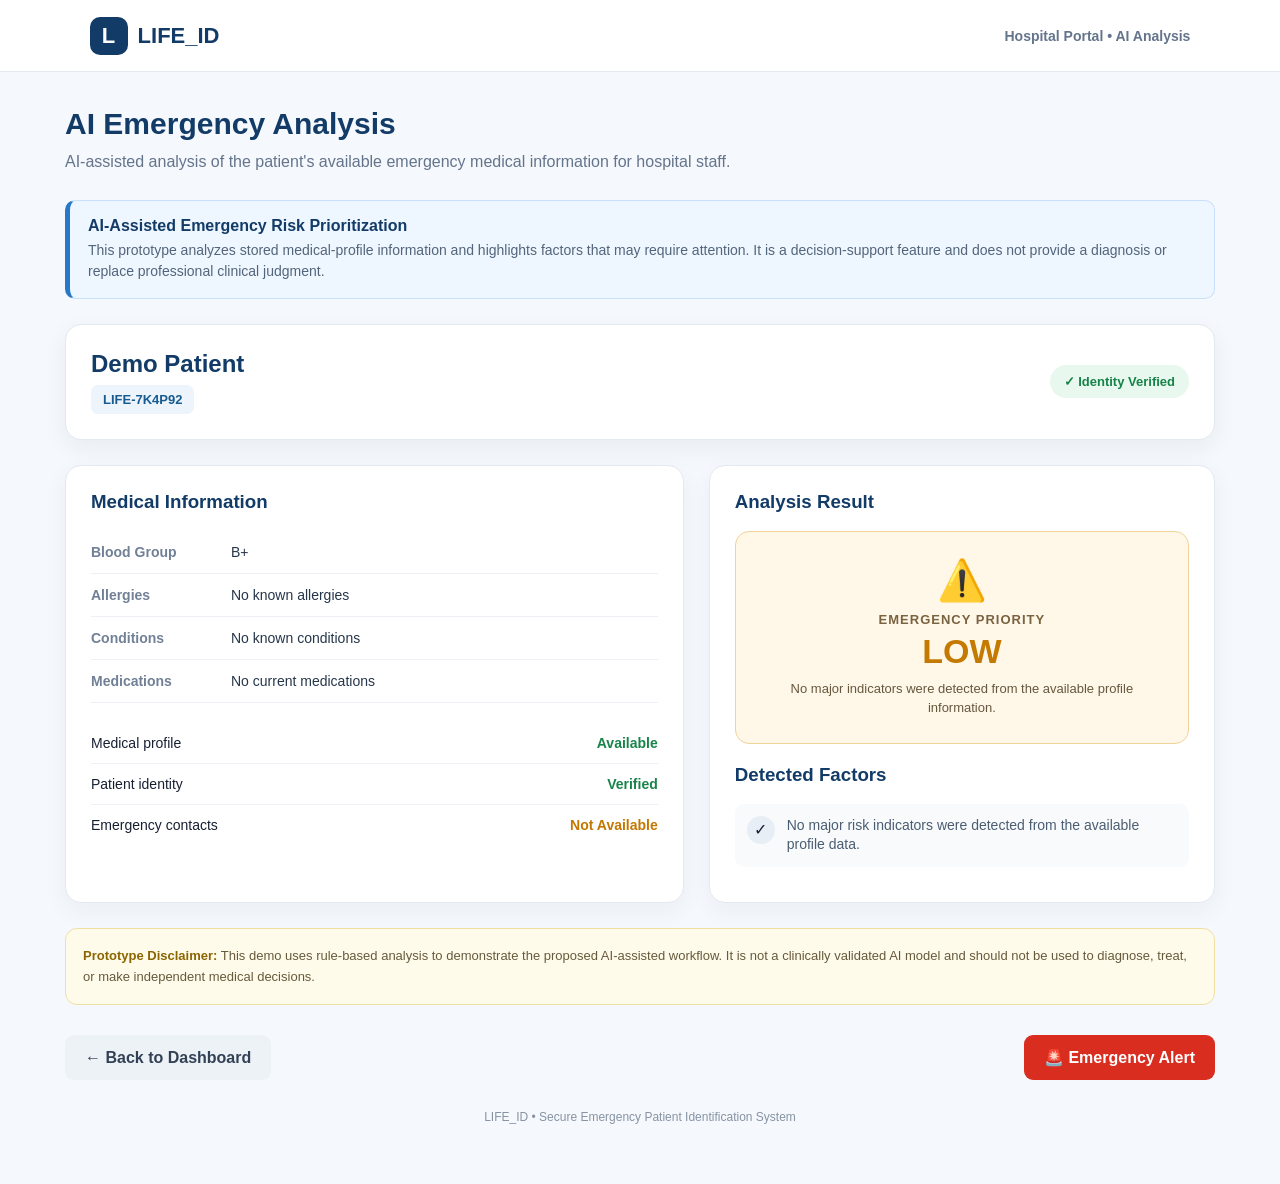
<file: ai-analysis.html>
<!DOCTYPE html>
<html lang="en">
<head>
    <meta charset="UTF-8">
    <meta name="viewport" content="width=device-width, initial-scale=1.0">

    <title>LIFE_ID | AI Emergency Analysis</title>

    <style>
        * {
            margin: 0;
            padding: 0;
            box-sizing: border-box;
            font-family: Arial, Helvetica, sans-serif;
        }

        body {
            background: #f5f8fc;
            color: #172033;
        }

        /* NAVBAR */
        .navbar {
            height: 72px;
            background: #ffffff;
            border-bottom: 1px solid #e5eaf0;
            display: flex;
            align-items: center;
            justify-content: space-between;
            padding: 0 7%;
        }

        .brand {
            display: flex;
            align-items: center;
            gap: 10px;
            font-size: 22px;
            font-weight: 800;
            color: #123b67;
        }

        .brand-icon {
            width: 38px;
            height: 38px;
            border-radius: 10px;
            background: #123b67;
            color: white;
            display: flex;
            align-items: center;
            justify-content: center;
            font-weight: bold;
        }

        .nav-right {
            color: #64748b;
            font-size: 14px;
            font-weight: 600;
        }

        /* PAGE */
        .container {
            width: 90%;
            max-width: 1150px;
            margin: 35px auto 60px;
        }

        .page-heading {
            margin-bottom: 25px;
        }

        .page-heading h1 {
            font-size: 30px;
            color: #123b67;
            margin-bottom: 8px;
        }

        .page-heading p {
            color: #64748b;
            line-height: 1.6;
        }

        /* NOTICE */
        .notice {
            background: #eef6ff;
            border: 1px solid #c9e0fa;
            border-left: 5px solid #2878c8;
            padding: 16px 18px;
            border-radius: 10px;
            margin-bottom: 25px;
        }

        .notice strong {
            color: #123b67;
        }

        .notice p {
            margin-top: 5px;
            color: #53657a;
            font-size: 14px;
            line-height: 1.5;
        }

        /* PATIENT CARD */
        .patient-card {
            background: white;
            border-radius: 16px;
            padding: 25px;
            border: 1px solid #e3e9f0;
            box-shadow: 0 8px 25px rgba(30, 55, 90, 0.06);
            margin-bottom: 25px;
        }

        .patient-top {
            display: flex;
            justify-content: space-between;
            align-items: center;
            gap: 20px;
        }

        .patient-info h2 {
            color: #123b67;
            margin-bottom: 7px;
        }

        .life-id {
            display: inline-block;
            background: #edf4fb;
            color: #185b91;
            padding: 7px 12px;
            border-radius: 7px;
            font-weight: 700;
            font-size: 13px;
        }

        .verified {
            background: #e8f8ef;
            color: #168348;
            padding: 9px 14px;
            border-radius: 20px;
            font-size: 13px;
            font-weight: 700;
        }

        /* GRID */
        .analysis-grid {
            display: grid;
            grid-template-columns: 1.1fr 0.9fr;
            gap: 25px;
        }

        .card {
            background: white;
            border: 1px solid #e3e9f0;
            border-radius: 16px;
            padding: 25px;
            box-shadow: 0 8px 25px rgba(30, 55, 90, 0.05);
        }

        .card h3 {
            color: #123b67;
            margin-bottom: 18px;
        }

        /* MEDICAL INFO */
        .info-row {
            display: grid;
            grid-template-columns: 140px 1fr;
            padding: 13px 0;
            border-bottom: 1px solid #edf0f4;
        }

        .info-row:last-child {
            border-bottom: none;
        }

        .info-label {
            color: #718096;
            font-weight: 600;
            font-size: 14px;
        }

        .info-value {
            color: #26364a;
            font-size: 14px;
        }

        /* RISK */
        .risk-box {
            text-align: center;
            border-radius: 14px;
            padding: 25px;
            margin-bottom: 20px;
            background: #fff7e8;
            border: 1px solid #f1d39a;
        }

        .risk-icon {
            font-size: 40px;
            margin-bottom: 8px;
        }

        .risk-label {
            font-size: 13px;
            color: #7a6340;
            font-weight: 700;
            text-transform: uppercase;
            letter-spacing: 1px;
        }

        .risk-level {
            font-size: 34px;
            font-weight: 800;
            margin-top: 5px;
            color: #c47a00;
        }

        .risk-description {
            color: #66583e;
            font-size: 13px;
            line-height: 1.5;
            margin-top: 8px;
        }

        /* FACTORS */
        .factor {
            display: flex;
            align-items: flex-start;
            gap: 12px;
            padding: 12px;
            background: #f8fafc;
            border-radius: 9px;
            margin-bottom: 10px;
        }

        .factor-icon {
            width: 28px;
            height: 28px;
            border-radius: 50%;
            background: #e8eef5;
            display: flex;
            align-items: center;
            justify-content: center;
            flex-shrink: 0;
        }

        .factor-text {
            font-size: 14px;
            color: #4b5d72;
            line-height: 1.4;
        }

        /* STATUS */
        .status-list {
            margin-top: 20px;
        }

        .status-item {
            display: flex;
            justify-content: space-between;
            padding: 12px 0;
            border-bottom: 1px solid #edf0f4;
            font-size: 14px;
        }

        .status-item:last-child {
            border-bottom: none;
        }

        .status-ok {
            color: #18844a;
            font-weight: 700;
        }

        .status-attention {
            color: #c47700;
            font-weight: 700;
        }

        /* DISCLAIMER */
        .disclaimer {
            background: #fffbea;
            border: 1px solid #f0dfa3;
            border-radius: 12px;
            padding: 17px;
            margin-top: 25px;
            font-size: 13px;
            color: #665a3c;
            line-height: 1.6;
        }

        .disclaimer strong {
            color: #8b6500;
        }

        /* BUTTONS */
        .actions {
            display: flex;
            justify-content: space-between;
            gap: 15px;
            margin-top: 30px;
        }

        .btn {
            border: none;
            padding: 13px 20px;
            border-radius: 9px;
            font-weight: 700;
            cursor: pointer;
            text-decoration: none;
            display: inline-flex;
            justify-content: center;
            align-items: center;
            transition: 0.2s;
        }

        .btn-secondary {
            background: #edf2f7;
            color: #334155;
        }

        .btn-secondary:hover {
            background: #e2e8f0;
        }

        .btn-danger {
            background: #d92d20;
            color: white;
        }

        .btn-danger:hover {
            background: #b42318;
        }

        /* FOOTER */
        .footer {
            text-align: center;
            color: #8793a3;
            font-size: 12px;
            margin-top: 30px;
        }

        /* RESPONSIVE */
        @media (max-width: 800px) {
            .analysis-grid {
                grid-template-columns: 1fr;
            }

            .patient-top {
                flex-direction: column;
                align-items: flex-start;
            }

            .actions {
                flex-direction: column;
            }

            .btn {
                width: 100%;
            }
        }

        @media (max-width: 500px) {
            .navbar {
                padding: 0 5%;
            }

            .container {
                width: 94%;
                margin-top: 25px;
            }

            .page-heading h1 {
                font-size: 25px;
            }

            .info-row {
                grid-template-columns: 110px 1fr;
            }
        }
    </style>
</head>

<body>

    <!-- NAVBAR -->
    <nav class="navbar">
        <div class="brand">
            <div class="brand-icon">L</div>
            LIFE_ID
        </div>

        <div class="nav-right">
            Hospital Portal • AI Analysis
        </div>
    </nav>


    <main class="container">

        <!-- HEADING -->
        <section class="page-heading">
            <h1>AI Emergency Analysis</h1>
            <p>
                AI-assisted analysis of the patient's available emergency
                medical information for hospital staff.
            </p>
        </section>


        <!-- NOTICE -->
        <div class="notice">
            <strong>AI-Assisted Emergency Risk Prioritization</strong>

            <p>
                This prototype analyzes stored medical-profile information
                and highlights factors that may require attention.
                It is a decision-support feature and does not provide a
                diagnosis or replace professional clinical judgment.
            </p>
        </div>


        <!-- PATIENT -->
        <section class="patient-card">

            <div class="patient-top">

                <div class="patient-info">
                    <h2 id="patientName">Patient</h2>

                    <span class="life-id" id="lifeId">
                        LIFE-XXXXXX
                    </span>
                </div>

                <div class="verified">
                    ✓ Identity Verified
                </div>

            </div>

        </section>


        <div class="analysis-grid">

            <!-- LEFT -->
            <section class="card">

                <h3>Medical Information</h3>

                <div class="info-row">
                    <div class="info-label">Blood Group</div>
                    <div class="info-value" id="bloodGroup">
                        Not available
                    </div>
                </div>

                <div class="info-row">
                    <div class="info-label">Allergies</div>
                    <div class="info-value" id="allergies">
                        None recorded
                    </div>
                </div>

                <div class="info-row">
                    <div class="info-label">Conditions</div>
                    <div class="info-value" id="conditions">
                        None recorded
                    </div>
                </div>

                <div class="info-row">
                    <div class="info-label">Medications</div>
                    <div class="info-value" id="medications">
                        None recorded
                    </div>
                </div>


                <div class="status-list">

                    <div class="status-item">
                        <span>Medical profile</span>
                        <span class="status-ok">Available</span>
                    </div>

                    <div class="status-item">
                        <span>Patient identity</span>
                        <span class="status-ok">Verified</span>
                    </div>

                    <div class="status-item">
                        <span>Emergency contacts</span>
                        <span class="status-ok" id="contactStatus">
                            Available
                        </span>
                    </div>

                </div>

            </section>


            <!-- RIGHT -->
            <section class="card">

                <h3>Analysis Result</h3>

                <div class="risk-box">

                    <div class="risk-icon">⚠️</div>

                    <div class="risk-label">
                        Emergency Priority
                    </div>

                    <div class="risk-level" id="riskLevel">
                        ANALYZING
                    </div>

                    <div class="risk-description" id="riskDescription">
                        Processing available patient information...
                    </div>

                </div>


                <h3>Detected Factors</h3>

                <div id="factorsContainer">
                    <div class="factor">
                        <div class="factor-icon">•</div>

                        <div class="factor-text">
                            Analyzing medical profile...
                        </div>
                    </div>
                </div>

            </section>

        </div>


        <!-- DISCLAIMER -->
        <div class="disclaimer">

            <strong>Prototype Disclaimer:</strong>

            This demo uses rule-based analysis to demonstrate the
            proposed AI-assisted workflow. It is not a clinically
            validated AI model and should not be used to diagnose,
            treat, or make independent medical decisions.

        </div>


        <!-- ACTIONS -->
        <div class="actions">

            <a href="hospital-dashboard.html"
               class="btn btn-secondary">
                ← Back to Dashboard
            </a>

            <a href="emergency-alert.html"
               class="btn btn-danger">
                🚨 Emergency Alert
            </a>

        </div>


        <div class="footer">
            LIFE_ID • Secure Emergency Patient Identification System
        </div>

    </main>


<script>

    /* ------------------------------------
       GET DATA
    ------------------------------------ */

    const medicalProfile =
        JSON.parse(localStorage.getItem("medicalProfile")) || {};

    const emergencyContacts =
        JSON.parse(localStorage.getItem("emergencyContacts")) || [];

    const lifeId =
        localStorage.getItem("selectedPatientLifeId") ||
        localStorage.getItem("lifeId") ||
        "LIFE-7K4P92";


    /* ------------------------------------
       DEMO FALLBACK
    ------------------------------------ */

    const patientName =
        medicalProfile.name ||
        "Demo Patient";

    const bloodGroup =
        medicalProfile.bloodGroup ||
        "B+";

    const allergies =
        medicalProfile.allergies ||
        "No known allergies";

    const conditions =
        medicalProfile.conditions ||
        "No known conditions";

    const medications =
        medicalProfile.medications ||
        "No current medications";


    /* ------------------------------------
       DISPLAY PATIENT DATA
    ------------------------------------ */

    document.getElementById("patientName").textContent =
        patientName;

    document.getElementById("lifeId").textContent =
        lifeId;

    document.getElementById("bloodGroup").textContent =
        bloodGroup;

    document.getElementById("allergies").textContent =
        allergies;

    document.getElementById("conditions").textContent =
        conditions;

    document.getElementById("medications").textContent =
        medications;


    /* ------------------------------------
       CONTACT STATUS
    ------------------------------------ */

    const contactStatus =
        document.getElementById("contactStatus");

    if (emergencyContacts.length > 0) {

        contactStatus.textContent =
            emergencyContacts.length + " Contact(s)";

    } else {

        contactStatus.textContent =
            "Not Available";

        contactStatus.className =
            "status-attention";
    }


    /* ------------------------------------
       AI-ASSISTED DEMO ANALYSIS
    ------------------------------------ */

    function runAnalysis() {

        const allergyText =
            String(allergies).toLowerCase();

        const conditionText =
            String(conditions).toLowerCase();

        const medicationText =
            String(medications).toLowerCase();


        let risk = "LOW";

        let factors = [];


        /* Severe allergy indicators */

        if (
            allergyText.includes("anaphylaxis") ||
            allergyText.includes("severe")
        ) {

            risk = "HIGH";

            factors.push(
                "Severe allergy information is present in the medical profile."
            );
        }


        /* Important medical-condition indicators */

        if (
            conditionText.includes("heart") ||
            conditionText.includes("cardiac") ||
            conditionText.includes("stroke")
        ) {

            risk = "HIGH";

            factors.push(
                "Cardiac or stroke-related medical history is recorded."
            );
        }


        if (
            conditionText.includes("asthma") ||
            conditionText.includes("diabetes")
        ) {

            if (risk !== "HIGH") {
                risk = "MEDIUM";
            }

            factors.push(
                "A significant chronic medical condition is recorded."
            );
        }


        /* Medication information */

        if (
            medicationText !== "" &&
            medicationText !== "none" &&
            medicationText !== "no current medications"
        ) {

            if (risk === "LOW") {
                risk = "MEDIUM";
            }

            factors.push(
                "Current medication information is available and should be reviewed."
            );
        }


        /* Allergy information */

        if (
            allergyText !== "" &&
            allergyText !== "none" &&
            allergyText !== "no known allergies"
        ) {

            if (risk === "LOW") {
                risk = "MEDIUM";
            }

            factors.push(
                "Allergy information is recorded in the patient profile."
            );
        }


        /* No factors */

        if (factors.length === 0) {

            factors.push(
                "No major risk indicators were detected from the available profile data."
            );

        }


        showResult(risk, factors);
    }


    /* ------------------------------------
       SHOW RESULT
    ------------------------------------ */

    function showResult(risk, factors) {

        const riskLevel =
            document.getElementById("riskLevel");

        const riskDescription =
            document.getElementById("riskDescription");

        const factorsContainer =
            document.getElementById("factorsContainer");


        riskLevel.textContent = risk;


        if (risk === "HIGH") {

            riskDescription.textContent =
                "Multiple important medical factors are present. Hospital staff should review the complete patient profile.";

        } else if (risk === "MEDIUM") {

            riskDescription.textContent =
                "Some medical information requires attention during emergency assessment.";

        } else {

            riskDescription.textContent =
                "No major indicators were detected from the available profile information.";

        }


        factorsContainer.innerHTML = "";


        factors.forEach(function(factor) {

            const item =
                document.createElement("div");

            item.className = "factor";

            item.innerHTML = `
                <div class="factor-icon">✓</div>
                <div class="factor-text">
                    ${factor}
                </div>
            `;

            factorsContainer.appendChild(item);

        });

    }


    /* ------------------------------------
       RUN AFTER PAGE LOAD
    ------------------------------------ */

    setTimeout(runAnalysis, 700);

</script>

</body>
</html>
</file>
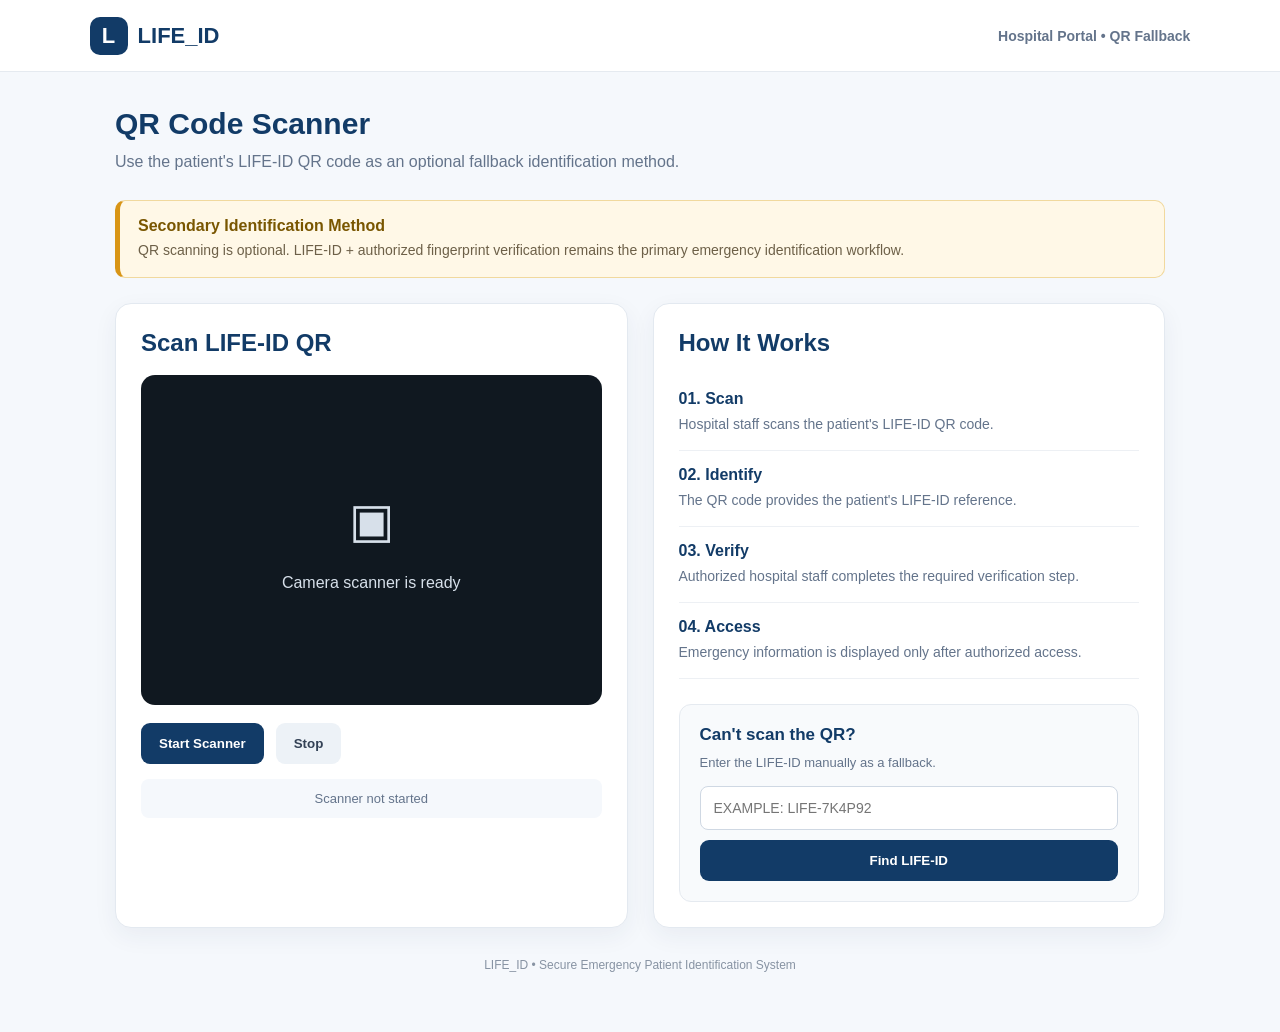
<file: qr-scanner.html>
<!DOCTYPE html>
<html lang="en">
<head>
<meta charset="UTF-8">
<meta name="viewport" content="width=device-width, initial-scale=1.0">

<title>LIFE_ID | QR Scanner</title>

<style>
*{
    margin:0;
    padding:0;
    box-sizing:border-box;
    font-family:Arial,Helvetica,sans-serif;
}

body{
    background:#f5f8fc;
    color:#172033;
}

/* NAVBAR */
.navbar{
    height:72px;
    background:#fff;
    border-bottom:1px solid #e5eaf0;
    display:flex;
    align-items:center;
    justify-content:space-between;
    padding:0 7%;
}

.brand{
    display:flex;
    align-items:center;
    gap:10px;
    font-size:22px;
    font-weight:800;
    color:#123b67;
}

.brand-icon{
    width:38px;
    height:38px;
    border-radius:10px;
    background:#123b67;
    color:#fff;
    display:flex;
    align-items:center;
    justify-content:center;
    font-weight:bold;
}

.nav-right{
    font-size:14px;
    color:#64748b;
    font-weight:600;
}

/* CONTAINER */
.container{
    width:90%;
    max-width:1050px;
    margin:35px auto 60px;
}

.heading{
    margin-bottom:25px;
}

.heading h1{
    font-size:30px;
    color:#123b67;
    margin-bottom:8px;
}

.heading p{
    color:#64748b;
    line-height:1.6;
}

/* NOTICE */
.notice{
    background:#fff8e7;
    border:1px solid #f1d99e;
    border-left:5px solid #d89516;
    padding:16px 18px;
    border-radius:10px;
    margin-bottom:25px;
}

.notice strong{
    color:#795600;
}

.notice p{
    color:#6d6048;
    font-size:14px;
    line-height:1.5;
    margin-top:5px;
}

/* MAIN GRID */
.scanner-grid{
    display:grid;
    grid-template-columns:1fr 1fr;
    gap:25px;
}

/* SCANNER */
.scanner-card,
.info-card{
    background:#fff;
    border:1px solid #e3e9f0;
    border-radius:16px;
    padding:25px;
    box-shadow:0 8px 25px rgba(30,55,90,.06);
}

.card-title{
    color:#123b67;
    margin-bottom:18px;
}

/* CAMERA AREA */
.camera-box{
    height:330px;
    background:#101820;
    border-radius:14px;
    position:relative;
    overflow:hidden;
    display:flex;
    align-items:center;
    justify-content:center;
}

#camera{
    width:100%;
    height:100%;
    object-fit:cover;
    display:none;
}

.scan-frame{
    position:absolute;
    width:210px;
    height:210px;
    border:3px solid #36c47c;
    border-radius:15px;
    display:none;
    pointer-events:none;
}

.scan-line{
    position:absolute;
    width:190px;
    height:2px;
    background:#36c47c;
    top:50%;
    display:none;
    animation:scan 2s infinite;
}

@keyframes scan{
    0%{transform:translateY(-85px);}
    50%{transform:translateY(85px);}
    100%{transform:translateY(-85px);}
}

.camera-message{
    color:#d7e0ea;
    text-align:center;
    padding:20px;
    line-height:1.6;
}

.camera-message .camera-icon{
    font-size:48px;
    margin-bottom:10px;
}

/* BUTTONS */
.button-row{
    display:flex;
    gap:12px;
    margin-top:18px;
}

.btn{
    border:none;
    border-radius:9px;
    padding:13px 18px;
    font-weight:700;
    cursor:pointer;
    text-decoration:none;
    display:flex;
    justify-content:center;
    align-items:center;
}

.btn-primary{
    background:#123b67;
    color:white;
}

.btn-primary:hover{
    background:#0d2d50;
}

.btn-secondary{
    background:#edf2f7;
    color:#334155;
}

.btn-secondary:hover{
    background:#e2e8f0;
}

/* STATUS */
.status{
    margin-top:15px;
    padding:12px;
    border-radius:8px;
    background:#f5f8fc;
    color:#64748b;
    font-size:13px;
    text-align:center;
}

/* INFO */
.info-item{
    padding:15px 0;
    border-bottom:1px solid #edf0f4;
}

.info-item:last-child{
    border-bottom:none;
}

.info-item h4{
    color:#123b67;
    margin-bottom:6px;
}

.info-item p{
    color:#64748b;
    font-size:14px;
    line-height:1.5;
}

/* MANUAL */
.manual-box{
    margin-top:25px;
    background:#f8fafc;
    border:1px solid #e5eaf0;
    border-radius:12px;
    padding:20px;
}

.manual-box h3{
    color:#123b67;
    font-size:17px;
    margin-bottom:8px;
}

.manual-box p{
    font-size:13px;
    color:#64748b;
    line-height:1.5;
    margin-bottom:14px;
}

.input{
    width:100%;
    padding:13px;
    border:1px solid #cfd8e3;
    border-radius:8px;
    outline:none;
    font-size:14px;
    text-transform:uppercase;
}

.input:focus{
    border-color:#2878c8;
}

.manual-btn{
    width:100%;
    margin-top:10px;
}

/* RESULT */
.result{
    display:none;
    margin-top:20px;
    padding:18px;
    background:#eaf8f0;
    border:1px solid #b8e3c9;
    border-radius:10px;
}

.result h3{
    color:#147a42;
    margin-bottom:8px;
}

.result p{
    font-size:14px;
    color:#365b46;
    margin:5px 0;
}

/* FOOTER */
.footer{
    text-align:center;
    color:#8793a3;
    font-size:12px;
    margin-top:30px;
}

/* MOBILE */
@media(max-width:800px){

    .scanner-grid{
        grid-template-columns:1fr;
    }

    .nav-right{
        display:none;
    }

    .container{
        width:94%;
    }

    .heading h1{
        font-size:25px;
    }
}

@media(max-width:500px){

    .navbar{
        padding:0 5%;
    }

    .camera-box{
        height:280px;
    }

    .button-row{
        flex-direction:column;
    }

    .btn{
        width:100%;
    }
}
</style>
</head>


<body>

<!-- NAVBAR -->
<nav class="navbar">

    <div class="brand">
        <div class="brand-icon">L</div>
        LIFE_ID
    </div>

    <div class="nav-right">
        Hospital Portal • QR Fallback
    </div>

</nav>


<main class="container">

    <!-- HEADING -->
    <section class="heading">

        <h1>QR Code Scanner</h1>

        <p>
            Use the patient's LIFE-ID QR code as an optional
            fallback identification method.
        </p>

    </section>


    <!-- NOTICE -->
    <div class="notice">

        <strong>Secondary Identification Method</strong>

        <p>
            QR scanning is optional. LIFE-ID + authorized
            fingerprint verification remains the primary
            emergency identification workflow.
        </p>

    </div>


    <div class="scanner-grid">


        <!-- SCANNER CARD -->
        <section class="scanner-card">

            <h2 class="card-title">
                Scan LIFE-ID QR
            </h2>


            <div class="camera-box">

                <video id="camera"
                       autoplay
                       playsinline>
                </video>

                <div class="camera-message"
                     id="cameraMessage">

                    <div class="camera-icon">▣</div>

                    <div>
                        Camera scanner is ready
                    </div>

                </div>

                <div class="scan-frame"
                     id="scanFrame">
                </div>

                <div class="scan-line"
                     id="scanLine">
                </div>

            </div>


            <div class="button-row">

                <button class="btn btn-primary"
                        onclick="startScanner()">
                    Start Scanner
                </button>

                <button class="btn btn-secondary"
                        onclick="stopScanner()">
                    Stop
                </button>

            </div>


            <div class="status"
                 id="scannerStatus">

                Scanner not started

            </div>


            <!-- RESULT -->
            <div class="result"
                 id="scanResult">

                <h3>✓ LIFE-ID Detected</h3>

                <p>
                    LIFE-ID:
                    <strong id="detectedLifeId">
                        -
                    </strong>
                </p>

                <p>
                    You can continue to authorized verification.
                </p>

                <button class="btn btn-primary"
                        style="width:100%;margin-top:12px;"
                        onclick="continueToAccess()">

                    Continue to Verification

                </button>

            </div>

        </section>


        <!-- INFORMATION -->
        <section class="info-card">

            <h2 class="card-title">
                How It Works
            </h2>


            <div class="info-item">

                <h4>01. Scan</h4>

                <p>
                    Hospital staff scans the patient's
                    LIFE-ID QR code.
                </p>

            </div>


            <div class="info-item">

                <h4>02. Identify</h4>

                <p>
                    The QR code provides the patient's
                    LIFE-ID reference.
                </p>

            </div>


            <div class="info-item">

                <h4>03. Verify</h4>

                <p>
                    Authorized hospital staff completes
                    the required verification step.
                </p>

            </div>


            <div class="info-item">

                <h4>04. Access</h4>

                <p>
                    Emergency information is displayed
                    only after authorized access.
                </p>

            </div>


            <!-- MANUAL FALLBACK -->
            <div class="manual-box">

                <h3>Can't scan the QR?</h3>

                <p>
                    Enter the LIFE-ID manually as a fallback.
                </p>

                <input
                    type="text"
                    id="manualLifeId"
                    class="input"
                    placeholder="Example: LIFE-7K4P92"
                >

                <button
                    class="btn btn-primary manual-btn"
                    onclick="manualSearch()">

                    Find LIFE-ID

                </button>

            </div>

        </section>

    </div>


    <div class="footer">

        LIFE_ID • Secure Emergency Patient Identification System

    </div>

</main>


<script>

let stream = null;
let detector = null;
let scanning = false;


/* --------------------------------
   START CAMERA SCANNER
-------------------------------- */

async function startScanner(){

    const status =
        document.getElementById("scannerStatus");

    const camera =
        document.getElementById("camera");

    const message =
        document.getElementById("cameraMessage");

    const frame =
        document.getElementById("scanFrame");

    const line =
        document.getElementById("scanLine");


    /* Check camera support */

    if (!navigator.mediaDevices ||
        !navigator.mediaDevices.getUserMedia){

        status.textContent =
            "Camera access is not supported in this browser.";

        return;
    }


    /* Check BarcodeDetector */

    if (!("BarcodeDetector" in window)){

        status.textContent =
            "Automatic QR detection is not supported here. Use manual LIFE-ID entry.";

        return;
    }


    try{

        detector = new BarcodeDetector({
            formats:["qr_code"]
        });


        stream =
            await navigator.mediaDevices.getUserMedia({
                video:{
                    facingMode:"environment"
                },
                audio:false
            });


        camera.srcObject = stream;

        camera.style.display = "block";

        message.style.display = "none";

        frame.style.display = "block";

        line.style.display = "block";

        scanning = true;

        status.textContent =
            "Scanner active — point the camera at the LIFE-ID QR code.";


        scanFrame();


    }catch(error){

        console.error(error);

        status.textContent =
            "Camera permission was not granted or camera is unavailable.";

    }

}


/* --------------------------------
   SCAN FRAME
-------------------------------- */

async function scanFrame(){

    if(!scanning || !detector){
        return;
    }


    try{

        const codes =
            await detector.detect(
                document.getElementById("camera")
            );


        if(codes.length > 0){

            const value =
                codes[0].rawValue;

            handleQRCode(value);

            return;
        }

    }catch(error){

        console.log("QR detection error:",error);

    }


    requestAnimationFrame(scanFrame);
}


/* --------------------------------
   HANDLE QR DATA
-------------------------------- */

function handleQRCode(value){

    stopScanner();


    let lifeId = value.trim().toUpperCase();


    /*
       Demo QR values can contain:
       LIFE-7K4P92
       https://life-id.demo/LIFE-7K4P92
    */

    const match =
        lifeId.match(/LIFE-[A-Z0-9]+/);

    if(match){

        lifeId = match[0];

    }


    showDetectedLifeId(lifeId);

}


/* --------------------------------
   SHOW RESULT
-------------------------------- */

function showDetectedLifeId(lifeId){

    document.getElementById(
        "detectedLifeId"
    ).textContent = lifeId;


    document.getElementById(
        "scanResult"
    ).style.display = "block";


    document.getElementById(
        "scannerStatus"
    ).textContent =
        "LIFE-ID detected successfully.";

}


/* --------------------------------
   MANUAL SEARCH
-------------------------------- */

function manualSearch(){

    const input =
        document.getElementById("manualLifeId");

    const lifeId =
        input.value.trim().toUpperCase();


    if(!lifeId){

        alert("Please enter a LIFE-ID.");

        return;
    }


    if(!/^LIFE-[A-Z0-9]+$/.test(lifeId)){

        alert(
            "Please enter a valid LIFE-ID format, for example LIFE-7K4P92."
        );

        return;
    }


    showDetectedLifeId(lifeId);

}


/* --------------------------------
   CONTINUE
-------------------------------- */

function continueToAccess(){

    const lifeId =
        document.getElementById(
            "detectedLifeId"
        ).textContent;


    localStorage.setItem(
        "selectedPatientLifeId",
        lifeId
    );


    window.location.href =
        "emergency-access.html";

}


/* --------------------------------
   STOP SCANNER
-------------------------------- */

function stopScanner(){

    scanning = false;


    if(stream){

        stream.getTracks().forEach(
            track => track.stop()
        );

        stream = null;
    }


    const camera =
        document.getElementById("camera");

    const frame =
        document.getElementById("scanFrame");

    const line =
        document.getElementById("scanLine");


    camera.style.display = "none";

    frame.style.display = "none";

    line.style.display = "none";


    document.getElementById(
        "cameraMessage"
    ).style.display = "block";


    document.getElementById(
        "scannerStatus"
    ).textContent =
        "Scanner stopped.";

}


/* --------------------------------
   CLEAN UP CAMERA
-------------------------------- */

window.addEventListener(
    "beforeunload",
    stopScanner
);

</script>

</body>
</html>
</file>
